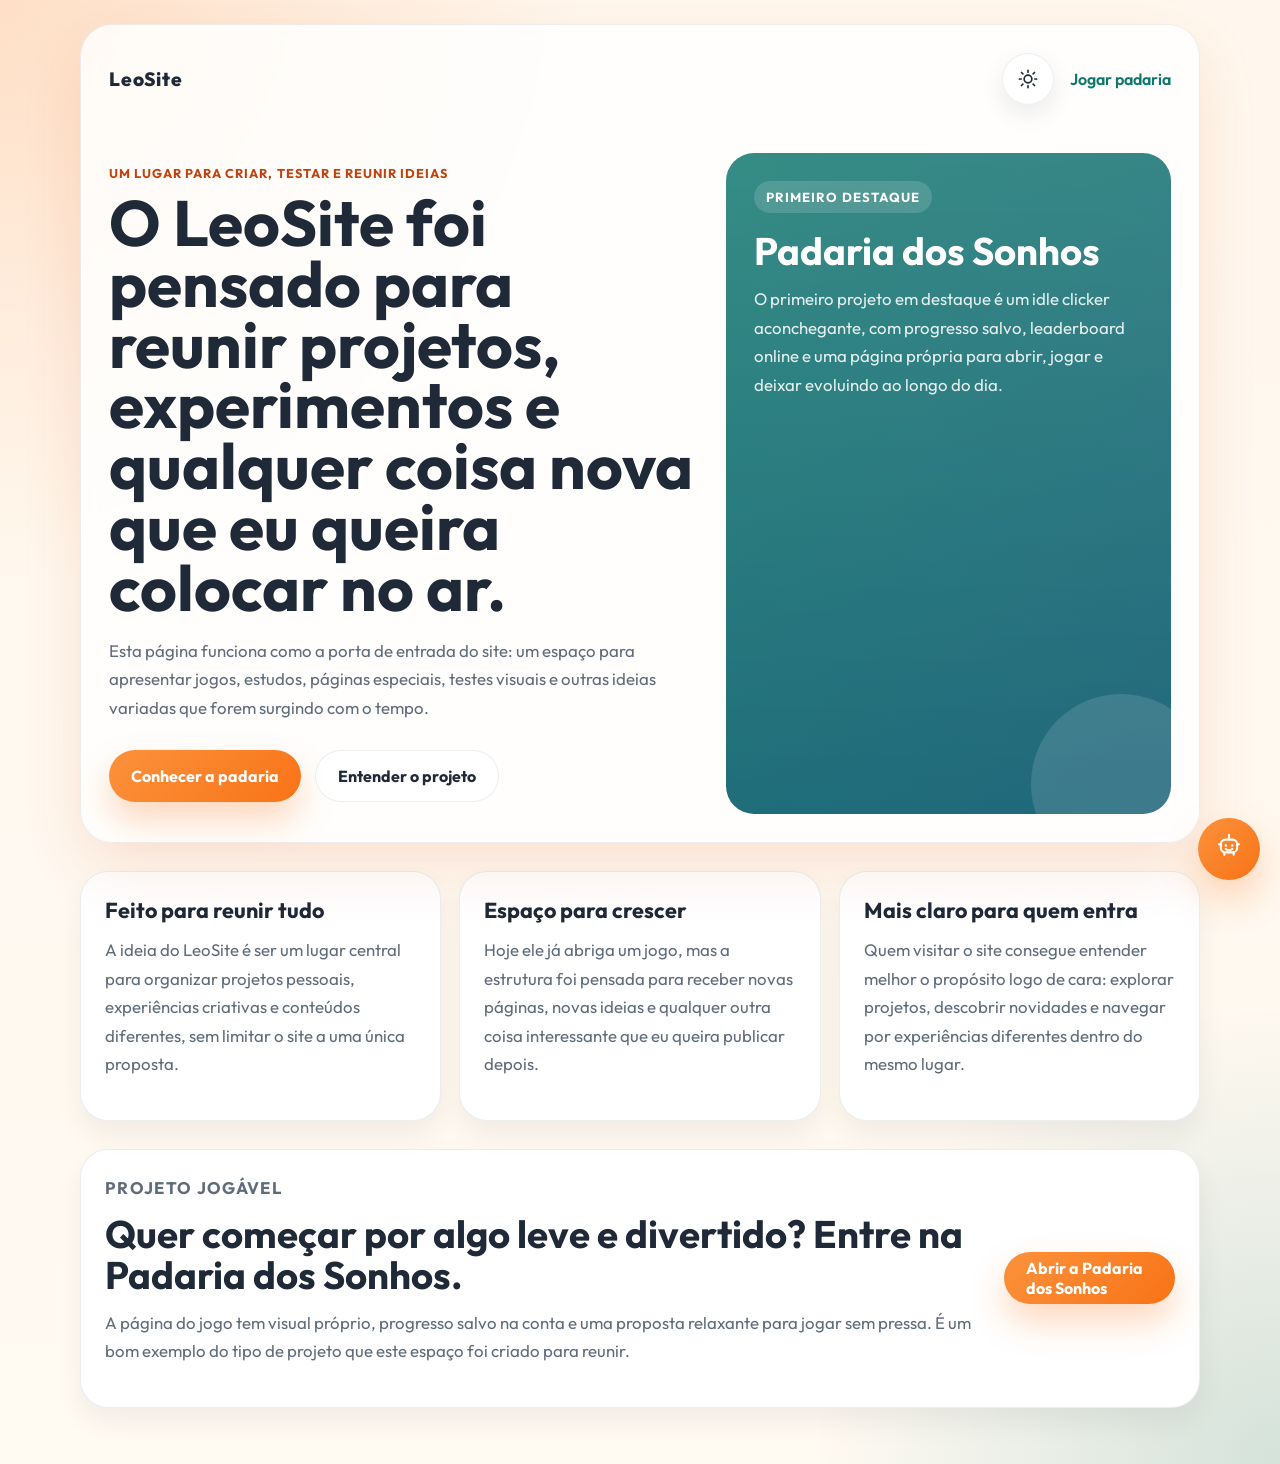
<file: index.html>
<!DOCTYPE html>
<html lang="pt-BR">
<head>
  <meta charset="UTF-8">
  <meta name="viewport" content="width=device-width, initial-scale=1.0">
  <title>LeoSite</title>
  <link rel="preconnect" href="https://fonts.googleapis.com">
  <link rel="preconnect" href="https://fonts.gstatic.com" crossorigin>
  <link href="https://fonts.googleapis.com/css2?family=Outfit:wght@400;500;700;800&display=swap" rel="stylesheet">
  <link rel="stylesheet" href="styles/base.css">
  <link rel="stylesheet" href="styles/chat.css">
  <link rel="stylesheet" href="styles/home.css">
</head>
<body class="home-page">
  <div class="page-shell">
    <header class="hero">
      <nav class="topbar">
        <span class="brand">LeoSite</span>
        <div class="topbar-actions">
          <button
            class="theme-toggle"
            id="themeToggle"
            type="button"
            aria-label="Alternar tema"
            title="Alternar tema"
          >
            <span class="theme-toggle-icon sun-icon" aria-hidden="true">
              <svg viewBox="0 0 24 24">
                <circle cx="12" cy="12" r="4.2"></circle>
                <path d="M12 2.5v2.2M12 19.3v2.2M4.9 4.9l1.5 1.5M17.6 17.6l1.5 1.5M2.5 12h2.2M19.3 12h2.2M4.9 19.1l1.5-1.5M17.6 6.4l1.5-1.5"></path>
              </svg>
            </span>
            <span class="theme-toggle-icon moon-icon" aria-hidden="true">
              <svg viewBox="0 0 24 24">
                <path d="M20.2 14.2A8.6 8.6 0 0 1 9.8 3.8a8.9 8.9 0 1 0 10.4 10.4Z"></path>
              </svg>
            </span>
          </button>
          <a class="nav-link" href="game.html">Jogar padaria</a>
        </div>
      </nav>

      <section class="hero-content">
        <div class="hero-copy">
          <p class="eyebrow">Um lugar para criar, testar e reunir ideias</p>
          <h1>O LeoSite foi pensado para reunir projetos, experimentos e qualquer coisa nova que eu queira colocar no ar.</h1>
          <p class="description">
            Esta página funciona como a porta de entrada do site: um espaço para apresentar jogos,
            estudos, páginas especiais, testes visuais e outras ideias variadas que forem surgindo com o tempo.
          </p>

          <div class="hero-actions">
            <a class="primary-button" href="game.html">Conhecer a padaria</a>
            <a class="secondary-button" href="#projetos">Entender o projeto</a>
          </div>
        </div>

        <aside class="highlight-card">
          <span class="card-label">Primeiro destaque</span>
          <h2>Padaria dos Sonhos</h2>
          <p>
            O primeiro projeto em destaque é um idle clicker aconchegante, com progresso salvo,
            leaderboard online e uma página própria para abrir, jogar e deixar evoluindo ao longo do dia.
          </p>
        </aside>
      </section>
    </header>

    <main>
      <section class="section-grid" id="projetos">
        <article class="info-card">
          <h3>Feito para reunir tudo</h3>
          <p>
            A ideia do LeoSite é ser um lugar central para organizar projetos pessoais, experiências
            criativas e conteúdos diferentes, sem limitar o site a uma única proposta.
          </p>
        </article>

        <article class="info-card">
          <h3>Espaço para crescer</h3>
          <p>
            Hoje ele já abriga um jogo, mas a estrutura foi pensada para receber novas páginas, novas
            ideias e qualquer outra coisa interessante que eu queira publicar depois.
          </p>
        </article>

        <article class="info-card">
          <h3>Mais claro para quem entra</h3>
          <p>
            Quem visitar o site consegue entender melhor o propósito logo de cara: explorar projetos,
            descobrir novidades e navegar por experiências diferentes dentro do mesmo lugar.
          </p>
        </article>
      </section>

      <section class="home-game-teaser">
        <div class="teaser-copy">
          <p class="eyebrow">Projeto jogável</p>
          <h2>Quer começar por algo leve e divertido? Entre na Padaria dos Sonhos.</h2>
          <p>
            A página do jogo tem visual próprio, progresso salvo na conta e uma proposta relaxante para
            jogar sem pressa. É um bom exemplo do tipo de projeto que este espaço foi criado para reunir.
          </p>
        </div>
        <a class="primary-button" href="game.html">Abrir a Padaria dos Sonhos</a>
      </section>
    </main>
  </div>

  <script src="supabase-config.js"></script>
  <script src="scripts/theme.js"></script>
  <script src="scripts/home.js"></script>
  <script src="scripts/site-chat.js"></script>
</body>
</html>
</file>
<file: styles/base.css>
:root {
  --bg: #fffaf2;
  --bg-layer-top: rgba(249, 115, 22, 0.18);
  --bg-layer-bottom: rgba(15, 118, 110, 0.18);
  --bg-gradient-start: #fff7ed;
  --surface: rgba(255, 255, 255, 0.82);
  --surface-strong: #ffffff;
  --text: #1f2937;
  --muted: #5f6c7b;
  --primary: #f97316;
  --primary-dark: #c2410c;
  --accent: #0f766e;
  --border: rgba(31, 41, 55, 0.08);
  --shadow: 0 24px 60px rgba(194, 65, 12, 0.12);
  --input-bg: rgba(255, 255, 255, 0.92);
  --highlight-text: rgba(255, 255, 255, 0.88);
  --game-surface-start: rgba(255, 237, 213, 0.95);
  --game-surface-end: rgba(255, 255, 255, 0.96);
  --resource-shadow: 0 18px 34px rgba(15, 23, 42, 0.08);
  --scene-top: #f8b26a;
  --scene-bottom: #f59e0b;
  --scene-window: #fff7ed;
}

body[data-theme="dark"] {
  --bg: #111827;
  --bg-layer-top: rgba(249, 115, 22, 0.16);
  --bg-layer-bottom: rgba(45, 212, 191, 0.14);
  --bg-gradient-start: #172033;
  --surface: rgba(17, 24, 39, 0.82);
  --surface-strong: #111827;
  --text: #f8fafc;
  --muted: #cbd5e1;
  --primary: #fb923c;
  --primary-dark: #fdba74;
  --accent: #5eead4;
  --border: rgba(148, 163, 184, 0.18);
  --shadow: 0 24px 60px rgba(0, 0, 0, 0.35);
  --input-bg: rgba(15, 23, 42, 0.9);
  --highlight-text: rgba(255, 255, 255, 0.92);
  --game-surface-start: rgba(30, 41, 59, 0.96);
  --game-surface-end: rgba(15, 23, 42, 0.96);
  --resource-shadow: 0 18px 34px rgba(0, 0, 0, 0.24);
  --scene-top: #f59e0b;
  --scene-bottom: #78350f;
  --scene-window: #1f2937;
}

* {
  box-sizing: border-box;
}

html {
  scroll-behavior: smooth;
}

body {
  margin: 0;
  min-height: 100vh;
  font-family: "Outfit", sans-serif;
  color: var(--text);
  background:
    radial-gradient(circle at top left, var(--bg-layer-top), transparent 30%),
    radial-gradient(circle at bottom right, var(--bg-layer-bottom), transparent 24%),
    linear-gradient(180deg, var(--bg-gradient-start) 0%, var(--bg) 100%);
  transition: background 220ms ease, color 220ms ease;
}

.page-shell {
  width: min(1120px, calc(100% - 32px));
  margin: 0 auto;
  padding: 24px 0 56px;
}

.topbar {
  display: flex;
  justify-content: space-between;
  align-items: center;
  margin-bottom: 48px;
}

.topbar-actions {
  display: flex;
  align-items: center;
  gap: 16px;
}

.brand {
  font-size: 1.2rem;
  font-weight: 800;
  letter-spacing: 0.04em;
}

.brand-link,
.nav-link {
  color: inherit;
  text-decoration: none;
}

a,
button,
[role="button"] {
  -webkit-tap-highlight-color: transparent;
}

.theme-toggle {
  position: relative;
  display: inline-flex;
  align-items: center;
  justify-content: center;
  width: 52px;
  height: 52px;
  padding: 0;
  border: 1px solid var(--border);
  border-radius: 999px;
  background: var(--input-bg);
  color: var(--text);
  cursor: pointer;
  box-shadow: 0 10px 24px rgba(15, 23, 42, 0.08);
  transition: transform 180ms ease, background 220ms ease, border-color 220ms ease;
}

.theme-toggle:hover,
.primary-button:hover,
.secondary-button:hover,
.compact-button:hover {
  transform: translateY(-2px);
}

.theme-toggle-icon {
  position: absolute;
  display: inline-flex;
  align-items: center;
  justify-content: center;
  width: 22px;
  height: 22px;
  transition: opacity 200ms ease, transform 200ms ease;
}

.theme-toggle-icon svg {
  width: 100%;
  height: 100%;
  fill: none;
  stroke: currentColor;
  stroke-width: 1.8;
  stroke-linecap: round;
  stroke-linejoin: round;
}

.sun-icon {
  opacity: 1;
  transform: scale(1) rotate(0deg);
}

.moon-icon {
  opacity: 0;
  transform: scale(0.7) rotate(-18deg);
}

body[data-theme="dark"] .sun-icon {
  opacity: 0;
  transform: scale(0.7) rotate(18deg);
}

body[data-theme="dark"] .moon-icon {
  opacity: 1;
  transform: scale(1) rotate(0deg);
}

.nav-link {
  color: var(--accent);
  font-weight: 600;
}

.hero {
  padding: 28px;
  border: 1px solid var(--border);
  border-radius: 32px;
  background: var(--surface);
  backdrop-filter: blur(10px);
  box-shadow: var(--shadow);
  transition: background 220ms ease, border-color 220ms ease, box-shadow 220ms ease;
}

.hero-copy {
  padding: 12px 8px 12px 0;
}

.eyebrow {
  margin: 0 0 12px;
  color: var(--primary-dark);
  font-weight: 700;
  text-transform: uppercase;
  letter-spacing: 0.08em;
  font-size: 0.8rem;
}

h1,
h2,
h3,
p,
h4,
ol {
  margin-top: 0;
}

h1 {
  font-size: clamp(2.6rem, 5vw, 4.8rem);
  line-height: 0.95;
  margin-bottom: 18px;
}

h2 {
  font-size: clamp(1.8rem, 3vw, 2.8rem);
  line-height: 1.05;
  margin-bottom: 14px;
}

h3 {
  font-size: 1.35rem;
  margin-bottom: 12px;
}

.description,
.resource-meta {
  color: var(--muted);
  font-size: 1.05rem;
  line-height: 1.7;
}

.hero-actions {
  display: flex;
  flex-wrap: wrap;
  gap: 14px;
  margin-top: 28px;
}

.primary-button,
.secondary-button,
.compact-button {
  display: inline-flex;
  align-items: center;
  justify-content: center;
  min-height: 52px;
  padding: 0 22px;
  border-radius: 999px;
  border: 0;
  font: inherit;
  font-weight: 700;
  text-decoration: none;
  cursor: pointer;
  touch-action: manipulation;
  transition: transform 180ms ease, box-shadow 180ms ease, background 180ms ease, opacity 180ms ease;
}

.primary-button {
  background: linear-gradient(135deg, #fb923c 0%, var(--primary) 100%);
  color: #fff;
  box-shadow: 0 18px 35px rgba(249, 115, 22, 0.28);
}

.secondary-button,
.compact-button {
  background: var(--input-bg);
  color: var(--text);
  border: 1px solid var(--border);
}

.compact-button {
  min-height: 42px;
  padding: 0 16px;
}

@media (max-width: 640px) {
  .page-shell {
    width: min(100% - 20px, 1120px);
    padding-top: 12px;
  }

  .topbar {
    flex-direction: column;
    align-items: flex-start;
    gap: 12px;
  }

  .topbar-actions {
    width: 100%;
    justify-content: space-between;
  }

  .hero {
    padding: 22px;
  }

  .hero-actions {
    flex-direction: column;
  }

  .primary-button,
  .secondary-button {
    width: 100%;
  }
}
</file>
<file: styles/chat.css>
.site-chat {
  position: fixed;
  right: 20px;
  bottom: 20px;
  z-index: 40;
  display: grid;
  justify-items: end;
  gap: 14px;
}

.site-chat-launcher {
  width: 62px;
  height: 62px;
  border: 0;
  border-radius: 50%;
  background: linear-gradient(135deg, #fb923c 0%, var(--primary) 100%);
  color: #fff;
  font: inherit;
  font-size: 1.7rem;
  cursor: pointer;
  box-shadow: 0 18px 38px rgba(249, 115, 22, 0.3);
  transition: transform 180ms ease, box-shadow 180ms ease;
}

.site-chat-launcher svg {
  width: 28px;
  height: 28px;
  fill: none;
  stroke: currentColor;
  stroke-width: 1.8;
  stroke-linecap: round;
  stroke-linejoin: round;
}

.site-chat-launcher:hover,
.site-chat-launcher[aria-expanded="true"] {
  transform: translateY(-2px) scale(1.02);
}

.site-chat-panel {
  width: min(380px, calc(100vw - 24px));
  max-height: min(620px, calc(100vh - 110px));
  display: grid;
  grid-template-rows: auto auto minmax(0, 1fr) auto;
  overflow: hidden;
  min-height: 0;
  border-radius: 28px;
  border: 1px solid var(--border);
  background: rgba(255, 255, 255, 0.96);
  box-shadow: 0 24px 60px rgba(15, 23, 42, 0.16);
  backdrop-filter: blur(12px);
  transform-origin: bottom right;
  transition: opacity 180ms ease, transform 180ms ease;
}

body[data-theme="dark"] .site-chat-panel {
  background: rgba(17, 24, 39, 0.96);
}

.site-chat-panel[hidden] {
  display: none;
}

.site-chat-header {
  display: flex;
  align-items: flex-start;
  justify-content: space-between;
  gap: 12px;
  padding: 18px 18px 12px;
}

.site-chat-title {
  display: grid;
  gap: 4px;
}

.site-chat-title p {
  margin: 0;
  color: var(--muted);
  font-size: 0.95rem;
  line-height: 1.5;
}

.site-chat-close {
  width: 40px;
  height: 40px;
  border: 1px solid var(--border);
  border-radius: 50%;
  background: var(--input-bg);
  color: var(--text);
  font: inherit;
  font-size: 1.1rem;
  cursor: pointer;
}

.site-chat-chips {
  display: flex;
  flex-wrap: wrap;
  gap: 8px;
  padding: 0 18px 14px;
}

.site-chat-chip {
  min-height: 36px;
  padding: 0 12px;
  border: 1px solid var(--border);
  border-radius: 999px;
  background: var(--input-bg);
  color: var(--text);
  font: inherit;
  font-size: 0.92rem;
  cursor: pointer;
}

.site-chat-messages {
  padding: 0 18px 14px;
  overflow-y: auto;
  display: grid;
  gap: 12px;
  min-height: 0;
  align-content: start;
}

.site-chat-message {
  max-width: 88%;
  padding: 12px 14px;
  border-radius: 18px;
  line-height: 1.6;
  white-space: pre-wrap;
  word-break: break-word;
}

.site-chat-message.is-assistant {
  background: rgba(249, 115, 22, 0.12);
  color: var(--text);
  justify-self: start;
}

.site-chat-message.is-user {
  background: linear-gradient(135deg, #fb923c 0%, var(--primary) 100%);
  color: #fff;
  justify-self: end;
}

.site-chat-message.is-status {
  background: rgba(15, 118, 110, 0.12);
  color: var(--text);
  justify-self: start;
}

.site-chat-form {
  display: grid;
  grid-template-columns: 1fr auto;
  gap: 10px;
  padding: 14px 18px 18px;
  border-top: 1px solid var(--border);
}

.site-chat-input {
  min-height: 52px;
  max-height: 120px;
  padding: 14px 16px;
  resize: none;
  border-radius: 18px;
  border: 1px solid var(--border);
  background: var(--input-bg);
  color: var(--text);
  font: inherit;
}

.site-chat-send {
  min-width: 96px;
  min-height: 52px;
  padding: 0 18px;
  border: 0;
  border-radius: 18px;
  background: linear-gradient(135deg, #fb923c 0%, var(--primary) 100%);
  color: #fff;
  font: inherit;
  font-weight: 700;
  cursor: pointer;
}

.site-chat-send:disabled,
.site-chat-input:disabled,
.site-chat-chip:disabled {
  opacity: 0.7;
  cursor: not-allowed;
}

@media (max-width: 640px) {
  .site-chat {
    right: 12px;
    bottom: 12px;
    left: 12px;
    justify-items: stretch;
  }

  .site-chat-panel {
    width: 100%;
    max-height: min(72vh, 620px);
  }

  .site-chat-messages {
    padding-bottom: 18px;
  }

  .site-chat-launcher {
    justify-self: end;
  }
}
</file>
<file: styles/home.css>
.hero-content {
  display: grid;
  grid-template-columns: 1.2fr 0.9fr;
  gap: 24px;
  align-items: stretch;
}

.highlight-card,
.info-card,
.home-game-teaser {
  border-radius: 28px;
}

.highlight-card {
  padding: 28px;
  color: #fff;
  background:
    linear-gradient(180deg, rgba(255, 255, 255, 0.16), rgba(255, 255, 255, 0.05)),
    linear-gradient(145deg, #0f766e, #155e75);
  position: relative;
  overflow: hidden;
}

.highlight-card::after {
  content: "";
  position: absolute;
  inset: auto -40px -60px auto;
  width: 180px;
  height: 180px;
  border-radius: 50%;
  background: rgba(255, 255, 255, 0.12);
}

.card-label {
  display: inline-flex;
  padding: 8px 12px;
  margin-bottom: 18px;
  border-radius: 999px;
  background: rgba(255, 255, 255, 0.14);
  font-size: 0.82rem;
  font-weight: 700;
  letter-spacing: 0.08em;
  text-transform: uppercase;
}

.highlight-card p {
  color: var(--highlight-text);
  font-size: 1.05rem;
  line-height: 1.7;
}

.section-grid {
  display: grid;
  grid-template-columns: repeat(3, minmax(0, 1fr));
  gap: 18px;
  margin-top: 28px;
}

.info-card,
.home-game-teaser {
  padding: 24px;
  background: var(--surface-strong);
  border: 1px solid var(--border);
  box-shadow: 0 14px 28px rgba(15, 23, 42, 0.06);
  transition: background 220ms ease, border-color 220ms ease;
}

.info-card p,
.teaser-copy p {
  color: var(--muted);
  font-size: 1.05rem;
  line-height: 1.7;
}

.home-game-teaser {
  display: flex;
  justify-content: space-between;
  align-items: center;
  gap: 20px;
  margin-top: 28px;
}

@media (max-width: 960px) {
  .hero-content,
  .section-grid {
    grid-template-columns: 1fr;
  }

  .home-game-teaser {
    flex-direction: column;
  }
}
</file>
